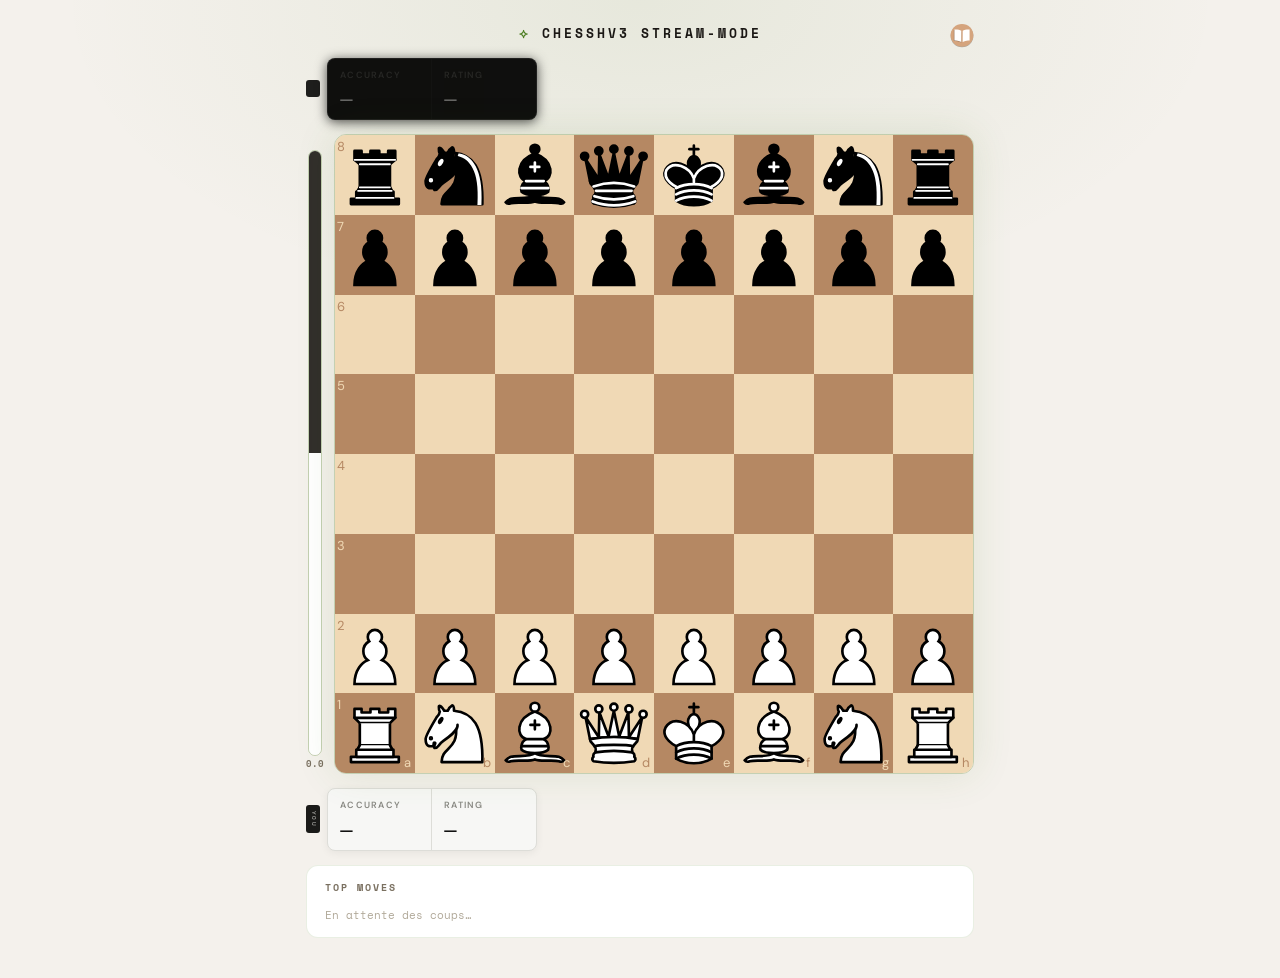
<file: overlay/index.html>
<!doctype html>
<html lang="en">
  <head>
    <meta charset="UTF-8" />

    <meta name="viewport" content="width=device-width, initial-scale=1.0" />
    <title>chessboard</title>
    <script type="module" crossorigin src="./index.js"></script>
    <link rel="stylesheet" crossorigin href="./index.css">
  </head>
  <body>
    <div id="root"></div>
  </body>
</html>
</file>
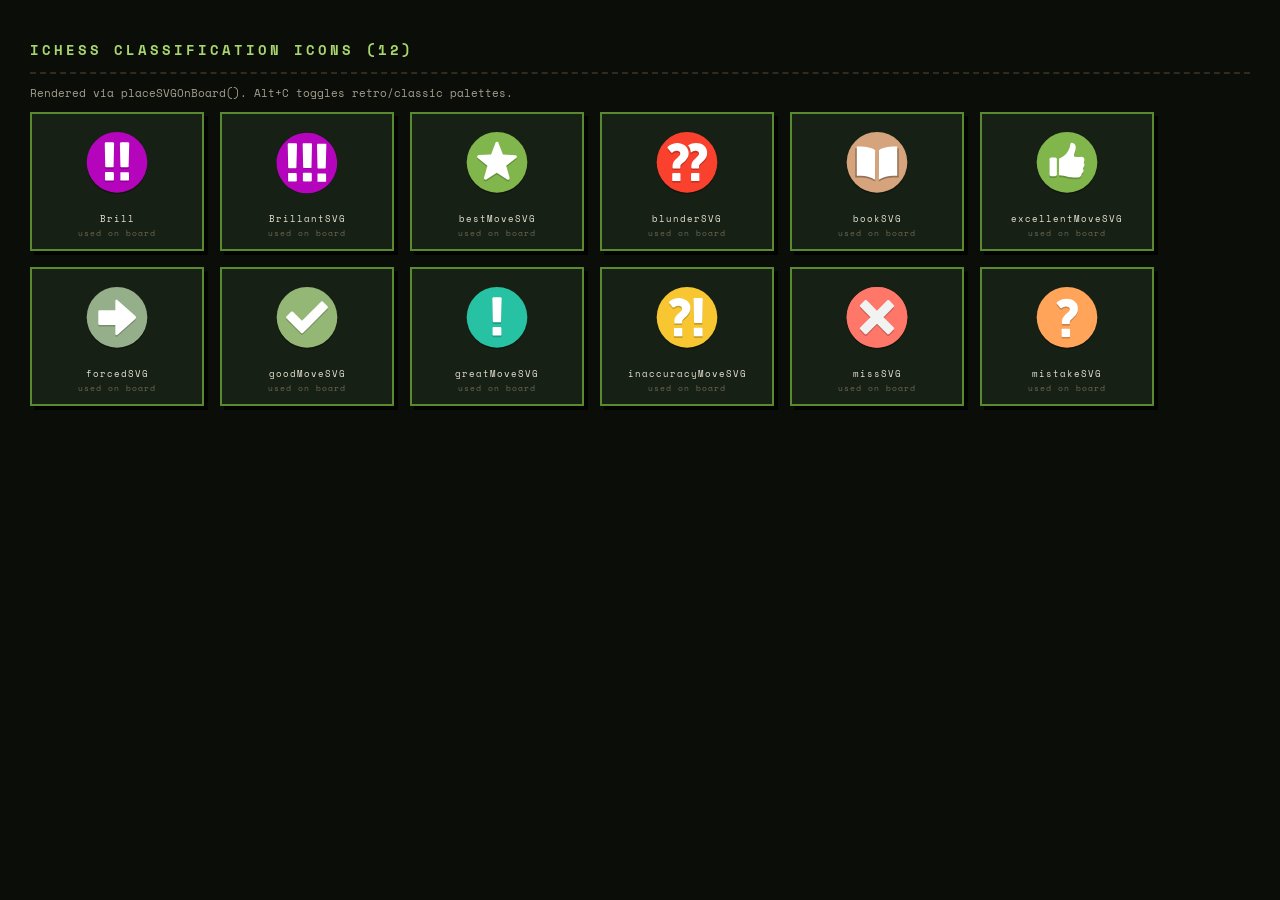
<file: scripts/svg-preview/index.html>
<!DOCTYPE html>
<html><head><meta charset="utf-8"><title>iChess - SVG Preview</title>
<link href="https://fonts.googleapis.com/css2?family=Space+Mono:wght@400;700&display=swap" rel="stylesheet">
<style>
  body { margin:0; padding:30px; background:#0B0D09; color:#E8E3D4;
         font-family:'Space Mono',monospace }
  h1 { font-size:14px; letter-spacing:3px; text-transform:uppercase; color:#A8D66D;
       border-bottom:2px dashed #302B1E; padding-bottom:12px }
  p { color:#A69F8D; font-size:11px }
  .grid { display:flex; flex-wrap:wrap; gap:16px }
  .card { width:150px; background:#172014; border:2px solid #5A8A30;
          box-shadow:4px 4px 0 rgba(0,0,0,.85); padding:18px 10px 10px; text-align:center }
  .art svg { width:64px; height:64px }
  .lbl { margin-top:10px; font-size:9px; letter-spacing:1px; word-break:break-all }
  .lbl span { display:block; color:#6E6754; font-size:8px; margin-top:2px }
</style></head><body>
<h1>iChess Classification Icons (12)</h1>
<p>Rendered via placeSVGOnBoard(). Alt+C toggles retro/classic palettes.</p>
<div class="grid"><div class="card"><div class="art"><svg xmlns="http://www.w3.org/2000/svg" class="hint-svg" width="24" height="24" viewBox="0 0 18 19">
      <g id="Brilliant">
    <path class="icon-shadow" opacity="0.3" d="M9,.5a9,9,0,1,0,9,9A9,9,0,0,0,9,.5Z"></path>
    <path class="icon-background" fill="#b404bc" d="M9,0a9,9,0,1,0,9,9A9,9,0,0,0,9,0Z"></path>
    <g class="icon-component-shadow" opacity="0.2">
      <path d="M12.57,14.6a.51.51,0,0,1,0,.13.44.44,0,0,1-.08.11l-.11.08-.13,0h-2l-.13,0L10,14.84A.41.41,0,0,1,10,14.6V12.7a.32.32,0,0,1,.09-.23.39.39,0,0,1,.1-.08l.13,0h2a.31.31,0,0,1,.24.1.39.39,0,0,1,.08.1.51.51,0,0,1,0,.13Zm-.12-3.93a.17.17,0,0,1,0,.12.41.41,0,0,1-.07.11.4.4,0,0,1-.23.08H10.35a.31.31,0,0,1-.34-.31L9.86,3.9A.36.36,0,0,1,10,3.66a.23.23,0,0,1,.11-.08.27.27,0,0,1,.13,0H12.3a.32.32,0,0,1,.25.1.36.36,0,0,1,.09.24Z"></path>
      <path d="M8.07,14.6a.51.51,0,0,1,0,.13.44.44,0,0,1-.08.11l-.11.08-.13,0h-2l-.13,0-.11-.08a.41.41,0,0,1-.08-.24V12.7a.27.27,0,0,1,0-.13.36.36,0,0,1,.07-.1.39.39,0,0,1,.1-.08l.13,0h2a.31.31,0,0,1,.24.1.39.39,0,0,1,.08.1.51.51,0,0,1,0,.13ZM8,10.67a.17.17,0,0,1,0,.12.41.41,0,0,1-.07.11.4.4,0,0,1-.23.08H5.85a.31.31,0,0,1-.34-.31L5.36,3.9a.36.36,0,0,1,.09-.24.23.23,0,0,1,.11-.08.27.27,0,0,1,.13,0H7.8a.35.35,0,0,1,.25.1.36.36,0,0,1,.09.24Z"></path>
    </g>
    <g>
      <path class="icon-component" fill="#fff" d="M12.57,14.1a.51.51,0,0,1,0,.13.44.44,0,0,1-.08.11l-.11.08-.13,0h-2l-.13,0L10,14.34A.41.41,0,0,1,10,14.1V12.2A.32.32,0,0,1,10,12a.39.39,0,0,1,.1-.08l.13,0h2a.31.31,0,0,1,.24.1.39.39,0,0,1,.08.1.51.51,0,0,1,0,.13Zm-.12-3.93a.17.17,0,0,1,0,.12.41.41,0,0,1-.07.11.4.4,0,0,1-.23.08H10.35a.31.31,0,0,1-.34-.31L9.86,3.4A.36.36,0,0,1,10,3.16a.23.23,0,0,1,.11-.08.27.27,0,0,1,.13,0H12.3a.32.32,0,0,1,.25.1.36.36,0,0,1,.09.24Z"></path>
      <path class="icon-component" fill="#fff" d="M8.07,14.1a.51.51,0,0,1,0,.13.44.44,0,0,1-.08.11l-.11.08-.13,0h-2l-.13,0-.11-.08a.41.41,0,0,1-.08-.24V12.2a.27.27,0,0,1,0-.13.36.36,0,0,1,.07-.1.39.39,0,0,1,.1-.08l.13,0h2A.31.31,0,0,1,8,12a.39.39,0,0,1,.08.1.51.51,0,0,1,0,.13ZM8,10.17a.17.17,0,0,1,0,.12.41.41,0,0,1-.07.11.4.4,0,0,1-.23.08H5.85a.31.31,0,0,1-.34-.31L5.36,3.4a.36.36,0,0,1,.09-.24.23.23,0,0,1,.11-.08.27.27,0,0,1,.13,0H7.8a.35.35,0,0,1,.25.1.36.36,0,0,1,.09.24Z"></path>
    </g>
  </g>
    </svg></div><div class="lbl">Brill<span>used on board</span></div></div><div class="card"><div class="art"><?xml version="1.0" encoding="utf-8"?>
<svg xmlns="http://www.w3.org/2000/svg" class="hint-svg" width="24" height="24" viewBox="0 0 18 19">
  <path class="icon-shadow" opacity="0.3" d="M 8.966 0.092 C 2.038 0.092 -2.292 7.734 1.172 13.848 C 4.636 19.961 13.296 19.961 16.76 13.848 C 17.55 12.453 17.966 10.872 17.966 9.262 C 17.966 4.198 13.937 0.092 8.966 0.092 Z" style=""/>
  <path class="icon-background" fill="#b404bc" d="M 8.966 0.204 C 2.038 0.204 -2.292 7.704 1.172 13.704 C 3.016 16.898 6.333 18.392 9.555 18.185 C 12.385 18.003 15.14 16.51 16.76 13.704 C 17.55 12.336 17.966 10.784 17.966 9.204 C 17.966 4.233 13.937 0.204 8.966 0.204 Z" style="transform-box: fill-box; transform-origin: 50% 48.867%;"/>
  <g class="icon-component-shadow" opacity="0.2" transform="matrix(1, 0, 0, 1, -2.175313, -0.135957)">
    <path d="M12.57,14.6a.51.51,0,0,1,0,.13.44.44,0,0,1-.08.11l-.11.08-.13,0h-2l-.13,0L10,14.84A.41.41,0,0,1,10,14.6V12.7a.32.32,0,0,1,.09-.23.39.39,0,0,1,.1-.08l.13,0h2a.31.31,0,0,1,.24.1.39.39,0,0,1,.08.1.51.51,0,0,1,0,.13Zm-.12-3.93a.17.17,0,0,1,0,.12.41.41,0,0,1-.07.11.4.4,0,0,1-.23.08H10.35a.31.31,0,0,1-.34-.31L9.86,3.9A.36.36,0,0,1,10,3.66a.23.23,0,0,1,.11-.08.27.27,0,0,1,.13,0H12.3a.32.32,0,0,1,.25.1.36.36,0,0,1,.09.24Z"/>
    <path d="M8.07,14.6a.51.51,0,0,1,0,.13.44.44,0,0,1-.08.11l-.11.08-.13,0h-2l-.13,0-.11-.08a.41.41,0,0,1-.08-.24V12.7a.27.27,0,0,1,0-.13.36.36,0,0,1,.07-.1.39.39,0,0,1,.1-.08l.13,0h2a.31.31,0,0,1,.24.1.39.39,0,0,1,.08.1.51.51,0,0,1,0,.13ZM8,10.67a.17.17,0,0,1,0,.12.41.41,0,0,1-.07.11.4.4,0,0,1-.23.08H5.85a.31.31,0,0,1-.34-.31L5.36,3.9a.36.36,0,0,1,.09-.24.23.23,0,0,1,.11-.08.27.27,0,0,1,.13,0H7.8a.35.35,0,0,1,.25.1.36.36,0,0,1,.09.24Z"/>
  </g>
  <path class="icon-component" fill="#fff" d="M 5.975 14.373 C 5.981 14.416 5.981 14.46 5.975 14.503 C 5.955 14.544 5.928 14.581 5.895 14.613 L 5.785 14.693 L 5.655 14.693 L 3.655 14.693 L 3.525 14.693 L 3.405 14.613 C 3.381 14.535 3.381 14.451 3.405 14.373 L 3.405 12.473 C 3.384 12.408 3.384 12.338 3.405 12.273 C 3.434 12.241 3.468 12.214 3.505 12.193 L 3.635 12.193 L 5.635 12.193 C 5.726 12.19 5.814 12.226 5.875 12.293 C 5.907 12.322 5.934 12.356 5.955 12.393 C 5.961 12.436 5.961 12.48 5.955 12.523 L 5.975 14.373 Z M 5.855 10.443 C 5.87 10.482 5.87 10.524 5.855 10.563 C 5.838 10.603 5.814 10.64 5.785 10.673 C 5.719 10.723 5.638 10.751 5.555 10.753 L 3.755 10.753 C 3.573 10.771 3.414 10.627 3.415 10.443 L 3.265 3.673 C 3.278 3.578 3.328 3.491 3.405 3.433 C 3.433 3.396 3.471 3.368 3.515 3.353 C 3.558 3.342 3.603 3.342 3.645 3.353 L 5.705 3.353 C 5.799 3.348 5.891 3.385 5.955 3.453 C 6.014 3.519 6.046 3.605 6.045 3.693 L 5.855 10.443 Z" style="stroke-width: 1; transform-box: fill-box; transform-origin: 233.785% -29.0706%;"/>
  <path class="icon-component" fill="#fff" d="M 10.416 14.339 C 10.421 14.382 10.421 14.426 10.416 14.469 C 10.395 14.51 10.368 14.547 10.336 14.579 L 10.226 14.659 L 10.096 14.659 L 8.096 14.659 L 7.966 14.659 L 7.856 14.579 C 7.804 14.509 7.776 14.425 7.776 14.339 L 7.776 12.439 C 7.765 12.396 7.765 12.352 7.776 12.309 C 7.793 12.272 7.817 12.238 7.846 12.209 C 7.874 12.177 7.908 12.15 7.946 12.129 L 8.076 12.129 L 10.076 12.129 C 10.178 12.118 10.28 12.16 10.346 12.239 C 10.378 12.268 10.405 12.302 10.426 12.339 C 10.431 12.382 10.431 12.426 10.426 12.469 L 10.416 14.339 Z M 10.346 10.409 C 10.36 10.448 10.36 10.49 10.346 10.529 C 10.328 10.569 10.305 10.606 10.276 10.639 C 10.209 10.689 10.129 10.717 10.046 10.719 L 8.196 10.719 C 8.013 10.737 7.855 10.593 7.856 10.409 L 7.706 3.639 C 7.705 3.551 7.737 3.465 7.796 3.399 C 7.823 3.362 7.862 3.334 7.906 3.319 C 7.948 3.308 7.993 3.308 8.036 3.319 L 10.146 3.319 C 10.239 3.318 10.329 3.354 10.396 3.419 C 10.454 3.485 10.486 3.571 10.486 3.659 L 10.346 10.409 Z" style="stroke-width: 1; transform-box: fill-box; transform-origin: 429.863% -28.771%;"/>
  <path class="icon-component" fill="#fff" d="M 14.677 14.475 C 14.682 14.518 14.682 14.562 14.677 14.605 C 14.656 14.646 14.629 14.683 14.597 14.715 L 14.487 14.795 L 14.357 14.795 L 12.357 14.795 L 12.227 14.795 L 12.107 14.715 C 12.083 14.637 12.083 14.553 12.107 14.475 L 12.107 12.575 C 12.085 12.51 12.085 12.44 12.107 12.375 C 12.136 12.343 12.169 12.316 12.207 12.295 L 12.337 12.295 L 14.337 12.295 C 14.428 12.292 14.515 12.328 14.577 12.395 C 14.609 12.424 14.636 12.457 14.657 12.495 C 14.662 12.538 14.662 12.582 14.657 12.625 L 14.677 14.475 Z M 14.557 10.545 C 14.571 10.584 14.571 10.626 14.557 10.665 C 14.54 10.705 14.516 10.742 14.487 10.775 C 14.42 10.825 14.34 10.853 14.257 10.855 L 12.457 10.855 C 12.274 10.873 12.116 10.729 12.117 10.545 L 11.967 3.775 C 11.98 3.679 12.03 3.593 12.107 3.535 C 12.135 3.498 12.173 3.47 12.217 3.455 C 12.26 3.444 12.304 3.444 12.347 3.455 L 14.407 3.455 C 14.501 3.45 14.592 3.486 14.657 3.555 C 14.715 3.621 14.747 3.707 14.747 3.795 L 14.557 10.545 Z" style="stroke-width: 1; transform-box: fill-box; transform-origin: 61.3767% -31.767%;"/>
</svg></div><div class="lbl">BrillantSVG<span>used on board</span></div></div><div class="card"><div class="art"><svg xmlns="http://www.w3.org/2000/svg" class="hint-svg" width="24" height="24" viewBox="0 0 18 19">
      <g id="best">
    <path class="icon-shadow" opacity="0.3" d="M9,.5a9,9,0,1,0,9,9A9,9,0,0,0,9,.5Z"></path>
    <path class="icon-background" fill="#81B64C" d="M9,0a9,9,0,1,0,9,9A9,9,0,0,0,9,0Z"></path>
    <path class="icon-component-shadow" opacity="0.2" d="M9,3.43a.5.5,0,0,0-.27.08.46.46,0,0,0-.17.22L7.24,7.17l-3.68.19a.52.52,0,0,0-.26.1.53.53,0,0,0-.16.23.45.45,0,0,0,0,.28.44.44,0,0,0,.15.23l2.86,2.32-1,3.56a.45.45,0,0,0,0,.28.46.46,0,0,0,.17.22.41.41,0,0,0,.26.09.43.43,0,0,0,.27-.08l3.09-2,3.09,2a.46.46,0,0,0,.53,0,.46.46,0,0,0,.17-.22.53.53,0,0,0,0-.28l-1-3.56L14.71,8.2A.44.44,0,0,0,14.86,8a.45.45,0,0,0,0-.28.53.53,0,0,0-.16-.23.52.52,0,0,0-.26-.1l-3.68-.2L9.44,3.73a.46.46,0,0,0-.17-.22A.5.5,0,0,0,9,3.43Z"></path>
    <path class="icon-component" fill="#fff" d="M9,2.93A.5.5,0,0,0,8.73,3a.46.46,0,0,0-.17.22L7.24,6.67l-3.68.19A.52.52,0,0,0,3.3,7a.53.53,0,0,0-.16.23.45.45,0,0,0,0,.28.44.44,0,0,0,.15.23L6.15,10l-1,3.56a.45.45,0,0,0,0,.28.46.46,0,0,0,.17.22.41.41,0,0,0,.26.09.43.43,0,0,0,.27-.08l3.09-2,3.09,2a.46.46,0,0,0,.53,0,.46.46,0,0,0,.17-.22.53.53,0,0,0,0-.28l-1-3.56L14.71,7.7a.44.44,0,0,0,.15-.23.45.45,0,0,0,0-.28A.53.53,0,0,0,14.7,7a.52.52,0,0,0-.26-.1l-3.68-.2L9.44,3.23A.46.46,0,0,0,9.27,3,.5.5,0,0,0,9,2.93Z"></path>
  </g>
    </svg></div><div class="lbl">bestMoveSVG<span>used on board</span></div></div><div class="card"><div class="art"><svg xmlns="http://www.w3.org/2000/svg" class="hint-svg" width="24" height="24" viewBox="0 0 18 19">
      <g id="blunder">
    <path class="icon-shadow" opacity="0.3" d="M9,.5a9,9,0,1,0,9,9A9,9,0,0,0,9,.5Z"></path>
    <path class="icon-background" fill="#FA412D" d="M9,0a9,9,0,1,0,9,9A9,9,0,0,0,9,0Z"></path>
    <g class="icon-component-shadow" opacity="0.2">
      <path d="M14.74,5.45A2.58,2.58,0,0,0,14,4.54,3.76,3.76,0,0,0,12.89,4a4.07,4.07,0,0,0-1.2-.19A3.92,3.92,0,0,0,10.51,4a5.87,5.87,0,0,0-.9.37,3,3,0,0,0-.32.2,3.46,3.46,0,0,1,.42.63,3.29,3.29,0,0,1,.36,1.47.31.31,0,0,0,.19-.06l.11-.08a2.9,2.9,0,0,1,.29-.19,3.89,3.89,0,0,1,.41-.17,1.55,1.55,0,0,1,.48-.07,1.1,1.1,0,0,1,.72.24.72.72,0,0,1,.23.26.8.8,0,0,1,.07.34,1,1,0,0,1-.25.67,7.71,7.71,0,0,1-.65.63,6.2,6.2,0,0,0-.48.43,2.93,2.93,0,0,0-.45.54,2.55,2.55,0,0,0-.33.66,2.62,2.62,0,0,0-.13.83V11a.24.24,0,0,0,0,.12.35.35,0,0,0,.17.17l.12,0h1.71l.12,0a.23.23,0,0,0,.1-.07.21.21,0,0,0,.06-.1.27.27,0,0,0,0-.12V10.8a1,1,0,0,1,.26-.7q.27-.28.66-.63A5.79,5.79,0,0,0,14.05,9a4.51,4.51,0,0,0,.48-.6,2.56,2.56,0,0,0,.36-.72,2.81,2.81,0,0,0,.14-1A2.66,2.66,0,0,0,14.74,5.45Z"></path>
      <path d="M12.38,12.65H10.5l-.12,0a.34.34,0,0,0-.18.29v1.82a.36.36,0,0,0,.08.23.23.23,0,0,0,.1.07l.12,0h1.88a.24.24,0,0,0,.12,0,.26.26,0,0,0,.11-.07.36.36,0,0,0,.07-.1.28.28,0,0,0,0-.13V13a.27.27,0,0,0,0-.12.61.61,0,0,0-.07-.1A.32.32,0,0,0,12.38,12.65Z"></path>
      <path d="M6.79,12.65H4.91l-.12,0a.34.34,0,0,0-.18.29v1.82a.36.36,0,0,0,.08.23.23.23,0,0,0,.1.07l.12,0H6.79a.24.24,0,0,0,.12,0A.26.26,0,0,0,7,15a.36.36,0,0,0,.07-.1.28.28,0,0,0,0-.13V13a.27.27,0,0,0,0-.12.61.61,0,0,0-.07-.1A.32.32,0,0,0,6.79,12.65Z"></path>
      <path d="M8.39,4.54A3.76,3.76,0,0,0,7.3,4a4.07,4.07,0,0,0-1.2-.19A3.92,3.92,0,0,0,4.92,4a5.87,5.87,0,0,0-.9.37,3.37,3.37,0,0,0-.55.38l-.21.19a.32.32,0,0,0,0,.41l1,1.2a.26.26,0,0,0,.2.12.48.48,0,0,0,.24-.06l.11-.08a2.9,2.9,0,0,1,.29-.19l.4-.17A1.66,1.66,0,0,1,6,6.06a1.1,1.1,0,0,1,.72.24.72.72,0,0,1,.23.26A.77.77,0,0,1,7,6.9a1,1,0,0,1-.26.67,7.6,7.6,0,0,1-.64.63,6.28,6.28,0,0,0-.49.43,2.93,2.93,0,0,0-.45.54,2.72,2.72,0,0,0-.33.66,2.62,2.62,0,0,0-.13.83V11a.43.43,0,0,0,0,.12.39.39,0,0,0,.08.1.18.18,0,0,0,.1.07.21.21,0,0,0,.12,0H6.72l.12,0a.23.23,0,0,0,.1-.07.36.36,0,0,0,.07-.1A.5.5,0,0,0,7,11V10.8a1,1,0,0,1,.27-.7A8,8,0,0,1,8,9.47c.18-.15.35-.31.52-.48A7,7,0,0,0,9,8.39a3.23,3.23,0,0,0,.36-.72,3.07,3.07,0,0,0,.13-1,2.66,2.66,0,0,0-.29-1.27A2.58,2.58,0,0,0,8.39,4.54Z"></path>
    </g>
    <g>
      <path class="icon-component" fill="#fff" d="M14.74,5A2.58,2.58,0,0,0,14,4a3.76,3.76,0,0,0-1.09-.56,4.07,4.07,0,0,0-1.2-.19,3.92,3.92,0,0,0-1.18.17,5.87,5.87,0,0,0-.9.37,3,3,0,0,0-.32.2,3.46,3.46,0,0,1,.42.63,3.29,3.29,0,0,1,.36,1.47.31.31,0,0,0,.19-.06L10.37,6a2.9,2.9,0,0,1,.29-.19,3.89,3.89,0,0,1,.41-.17,1.55,1.55,0,0,1,.48-.07,1.1,1.1,0,0,1,.72.24.72.72,0,0,1,.23.26.8.8,0,0,1,.07.34,1,1,0,0,1-.25.67,7.71,7.71,0,0,1-.65.63,6.2,6.2,0,0,0-.48.43,2.93,2.93,0,0,0-.45.54,2.55,2.55,0,0,0-.33.66,2.62,2.62,0,0,0-.13.83v.35a.24.24,0,0,0,0,.12.35.35,0,0,0,.17.17l.12,0h1.71l.12,0a.23.23,0,0,0,.1-.07.21.21,0,0,0,.06-.1.27.27,0,0,0,0-.12V10.3a1,1,0,0,1,.26-.7q.27-.28.66-.63a5.79,5.79,0,0,0,.51-.48,4.51,4.51,0,0,0,.48-.6,2.56,2.56,0,0,0,.36-.72,2.81,2.81,0,0,0,.14-1A2.66,2.66,0,0,0,14.74,5Z"></path>
      <path class="icon-component" fill="#fff" d="M12.38,12.15H10.5l-.12,0a.34.34,0,0,0-.18.29v1.82a.36.36,0,0,0,.08.23.23.23,0,0,0,.1.07l.12,0h1.88a.24.24,0,0,0,.12,0,.26.26,0,0,0,.11-.07.36.36,0,0,0,.07-.1.28.28,0,0,0,0-.13V12.46a.27.27,0,0,0,0-.12.61.61,0,0,0-.07-.1A.32.32,0,0,0,12.38,12.15Z"></path>
      <path class="icon-component" fill="#fff" d="M6.79,12.15H4.91l-.12,0a.34.34,0,0,0-.18.29v1.82a.36.36,0,0,0,.08.23.23.23,0,0,0,.1.07l.12,0H6.79a.24.24,0,0,0,.12,0A.26.26,0,0,0,7,14.51a.36.36,0,0,0,.07-.1.28.28,0,0,0,0-.13V12.46a.27.27,0,0,0,0-.12.61.61,0,0,0-.07-.1A.32.32,0,0,0,6.79,12.15Z"></path>
      <path class="icon-component" fill="#fff" d="M8.39,4A3.76,3.76,0,0,0,7.3,3.48a4.07,4.07,0,0,0-1.2-.19,3.92,3.92,0,0,0-1.18.17,5.87,5.87,0,0,0-.9.37,3.37,3.37,0,0,0-.55.38l-.21.19a.32.32,0,0,0,0,.41l1,1.2a.26.26,0,0,0,.2.12.48.48,0,0,0,.24-.06L4.78,6a2.9,2.9,0,0,1,.29-.19l.4-.17A1.66,1.66,0,0,1,6,5.56a1.1,1.1,0,0,1,.72.24.72.72,0,0,1,.23.26A.77.77,0,0,1,7,6.4a1,1,0,0,1-.26.67,7.6,7.6,0,0,1-.64.63,6.28,6.28,0,0,0-.49.43,2.93,2.93,0,0,0-.45.54,2.72,2.72,0,0,0-.33.66,2.62,2.62,0,0,0-.13.83v.35a.43.43,0,0,0,0,.12.39.39,0,0,0,.08.1.18.18,0,0,0,.1.07.21.21,0,0,0,.12,0H6.72l.12,0a.23.23,0,0,0,.1-.07.36.36,0,0,0,.07-.1.5.5,0,0,0,0-.12V10.3a1,1,0,0,1,.27-.7A8,8,0,0,1,8,9c.18-.15.35-.31.52-.48A7,7,0,0,0,9,7.89a3.23,3.23,0,0,0,.36-.72,3.07,3.07,0,0,0,.13-1A2.66,2.66,0,0,0,9.15,5,2.58,2.58,0,0,0,8.39,4Z"></path>
    </g>
  </g>
    </svg></div><div class="lbl">blunderSVG<span>used on board</span></div></div><div class="card"><div class="art"><svg xmlns="http://www.w3.org/2000/svg" class="hint-svg" width="24" height="24" viewBox="0 0 18 19">
      <g id="book">
    <path class="icon-shadow" opacity="0.3" d="M9,.5a9,9,0,1,0,9,9A9,9,0,0,0,9,.5Z"></path>
    <path class="icon-background" fill="#D5A47D" d="M9,0a9,9,0,1,0,9,9A9,9,0,0,0,9,0Z"></path>
    <g>
      <path class="icon-component-shadow" opacity="0.3" isolation="isolate" d="M8.45,5.9c-1-.75-2.51-1.09-4.83-1.09H2.54v8.71H3.62a8.16,8.16,0,0,1,4.83,1.17Z"></path>
      <path class="icon-component-shadow" opacity="0.3" isolation="isolate" d="M9.54,14.69a8.14,8.14,0,0,1,4.84-1.17h1.08V4.81H14.38c-2.31,0-3.81.34-4.84,1.09Z"></path>
      <path class="icon-component" fill="#fff" d="M8.45,5.4c-1-.75-2.51-1.09-4.83-1.09H3V13h.58a8.09,8.09,0,0,1,4.83,1.17Z"></path>
      <path class="icon-component" fill="#fff" d="M9.54,14.19A8.14,8.14,0,0,1,14.38,13H15V4.31h-.58c-2.31,0-3.81.34-4.84,1.09Z"></path>
    </g>
  </g>
    </svg></div><div class="lbl">bookSVG<span>used on board</span></div></div><div class="card"><div class="art"><svg xmlns="http://www.w3.org/2000/svg" class="hint-svg" width="24" height="24" viewBox="0 0 18 19">
      <g id="excellent">
    <g>
      <path class="icon-shadow" opacity="0.3" d="M9,.5a9,9,0,1,0,9,9A9,9,0,0,0,9,.5Z"></path>
      <path class="icon-background" fill="#81B64C" d="M9,0a9,9,0,1,0,9,9A9,9,0,0,0,9,0Z"></path>
    </g>
    <g class="icon-component-shadow" opacity="0.2">
      <path d="M13.79,11.34c0-.2.4-.53.4-.94S14,9.72,14,9.58a2.06,2.06,0,0,0,.18-.83,1,1,0,0,0-.3-.69,1.13,1.13,0,0,0-.55-.2,10.29,10.29,0,0,1-2.07,0c-.37-.23,0-1.18.18-1.7S11.9,4,10.62,3.7c-.69-.17-.66.37-.78.9-.05.21-.09.43-.13.57A5,5,0,0,1,7.05,8.23a1.57,1.57,0,0,1-.42.18v4.94A7.23,7.23,0,0,1,8,13.53c.52.12.91.25,1.44.33A11.11,11.11,0,0,0,11,14a6.65,6.65,0,0,0,1.18,0,1.09,1.09,0,0,0,1-.59.66.66,0,0,0,.06-.2,1.63,1.63,0,0,1,.07-.3c.13-.28.37-.3.5-.68S13.74,11.53,13.79,11.34Z"></path>
      <path d="M5.49,8.09H4.31a.5.5,0,0,0-.5.5v4.56a.5.5,0,0,0,.5.5H5.49a.5.5,0,0,0,.5-.5V8.59A.5.5,0,0,0,5.49,8.09Z"></path>
    </g>
    <g>
      <path class="icon-component" fill="#fff" d="M13.79,10.84c0-.2.4-.53.4-.94S14,9.22,14,9.08a2.06,2.06,0,0,0,.18-.83,1,1,0,0,0-.3-.69,1.13,1.13,0,0,0-.55-.2,10.29,10.29,0,0,1-2.07,0c-.37-.23,0-1.18.18-1.7s.51-2.12-.77-2.43c-.69-.17-.66.37-.78.9-.05.21-.09.43-.13.57A5,5,0,0,1,7.05,7.73a1.57,1.57,0,0,1-.42.18v4.94A7.23,7.23,0,0,1,8,13c.52.12.91.25,1.44.33a11.11,11.11,0,0,0,1.62.16,6.65,6.65,0,0,0,1.18,0,1.09,1.09,0,0,0,1-.59.66.66,0,0,0,.06-.2,1.63,1.63,0,0,1,.07-.3c.13-.28.37-.3.5-.68S13.74,11,13.79,10.84Z"></path>
      <path class="icon-component" fill="#fff" d="M5.49,7.59H4.31a.5.5,0,0,0-.5.5v4.56a.5.5,0,0,0,.5.5H5.49a.5.5,0,0,0,.5-.5V8.09A.5.5,0,0,0,5.49,7.59Z"></path>
    </g>
  </g>
    </svg></div><div class="lbl">excellentMoveSVG<span>used on board</span></div></div><div class="card"><div class="art"><svg xmlns="http://www.w3.org/2000/svg" class="hint-svg" width="24" height="24" viewBox="0 0 18 19">
      <g id="forced">
    <g id="fast_win">
      <g>
        <path class="icon-shadow" opacity="0.3" d="M9,.5a9,9,0,1,0,9,9A9,9,0,0,0,9,.5Z"></path>
        <path class="icon-background" fill="#96af8b" d="M9,0a9,9,0,1,0,9,9A9,9,0,0,0,9,0Z"></path>
      </g>
    </g>
    <g class="icon-component-shadow" opacity="0.2">
      <path d="M14.39,9.07,9,4.31a.31.31,0,0,0-.3,0,.32.32,0,0,0-.13.1.29.29,0,0,0,0,.16V7.42H3.9a.58.58,0,0,0-.19,0,.5.5,0,0,0-.17.11.91.91,0,0,0-.11.16.63.63,0,0,0,0,.19v3.41a.58.58,0,0,0,0,.19.64.64,0,0,0,.11.16.39.39,0,0,0,.17.11.41.41,0,0,0,.19,0H8.5v2.74a.26.26,0,0,0,.16.26.3.3,0,0,0,.16,0A.34.34,0,0,0,9,14.79L14.39,10a.69.69,0,0,0,.16-.22.7.7,0,0,0,0-.52A.69.69,0,0,0,14.39,9.07Z"></path>
    </g>
    <path class="icon-component" fill="#fff" d="M14.39,8.57,9,3.81a.31.31,0,0,0-.3,0,.32.32,0,0,0-.13.1A.29.29,0,0,0,8.5,4V6.92H3.9a.58.58,0,0,0-.19,0,.5.5,0,0,0-.17.11.91.91,0,0,0-.11.16.63.63,0,0,0,0,.19v3.41a.58.58,0,0,0,0,.19.64.64,0,0,0,.11.16.39.39,0,0,0,.17.11.41.41,0,0,0,.19,0H8.5v2.74a.26.26,0,0,0,.16.26.3.3,0,0,0,.16,0A.34.34,0,0,0,9,14.29l5.42-4.76a.69.69,0,0,0,.16-.22.7.7,0,0,0,0-.52A.69.69,0,0,0,14.39,8.57Z"></path>
  </g>
    </svg></div><div class="lbl">forcedSVG<span>used on board</span></div></div><div class="card"><div class="art"><svg xmlns="http://www.w3.org/2000/svg" class="hint-svg" width="24" height="24" viewBox="0 0 18 19">
      <g id="good">
    <g>
      <path class="icon-shadow" opacity="0.3" d="M9,.5a9,9,0,1,0,9,9A9,9,0,0,0,9,.5Z"></path>
      <path class="icon-background" fill="#95b776" d="M9,0a9,9,0,1,0,9,9A9,9,0,0,0,9,0Z"></path>
    </g>
    <g>
      <path class="icon-component-shadow" opacity="0.2" d="M15.11,6.81,9.45,12.47,7.79,14.13a.39.39,0,0,1-.28.11.39.39,0,0,1-.27-.11L2.89,9.78a.39.39,0,0,1-.11-.28.39.39,0,0,1,.11-.27L4.28,7.85a.34.34,0,0,1,.12-.09l.15,0a.37.37,0,0,1,.15,0,.38.38,0,0,1,.13.09l2.69,2.68,5.65-5.65a.38.38,0,0,1,.13-.09.37.37,0,0,1,.15,0,.4.4,0,0,1,.15,0,.34.34,0,0,1,.12.09l1.39,1.38a.41.41,0,0,1,.08.13.33.33,0,0,1,0,.15.4.4,0,0,1,0,.15A.5.5,0,0,1,15.11,6.81Z"></path>
      <path class="icon-component" fill="#fff" d="M15.11,6.31,9.45,12,7.79,13.63a.39.39,0,0,1-.28.11.39.39,0,0,1-.27-.11L2.89,9.28A.39.39,0,0,1,2.78,9a.39.39,0,0,1,.11-.27L4.28,7.35a.34.34,0,0,1,.12-.09l.15,0a.37.37,0,0,1,.15,0,.38.38,0,0,1,.13.09L7.52,10l5.65-5.65a.38.38,0,0,1,.13-.09.37.37,0,0,1,.15,0,.4.4,0,0,1,.15,0,.34.34,0,0,1,.12.09l1.39,1.38a.41.41,0,0,1,.08.13.33.33,0,0,1,0,.15.4.4,0,0,1,0,.15A.5.5,0,0,1,15.11,6.31Z"></path>
    </g>
  </g>
    </svg></div><div class="lbl">goodMoveSVG<span>used on board</span></div></div><div class="card"><div class="art"><svg xmlns="http://www.w3.org/2000/svg" class="hint-svg" width="24" height="24" viewBox="0 0 18 19">
      <g id="great_find">
    <path class="icon-shadow" opacity="0.3" d="M9,.5a9,9,0,1,0,9,9A9,9,0,0,0,9,.5Z"></path>
    <path class="icon-background" fill="#26C2A3" d="M9,0a9,9,0,1,0,9,9A9,9,0,0,0,9,0Z"></path>
    <g>
      <g class="icon-component-shadow" opacity="0.2">
        <path d="M10.32,14.6a.27.27,0,0,1,0,.13.44.44,0,0,1-.08.11l-.11.08-.13,0H8l-.13,0-.11-.08a.41.41,0,0,1-.08-.24V12.7a.27.27,0,0,1,0-.13.36.36,0,0,1,.07-.1.39.39,0,0,1,.1-.08l.13,0h2a.31.31,0,0,1,.24.1.39.39,0,0,1,.08.1.51.51,0,0,1,0,.13Zm-.12-3.93a.17.17,0,0,1,0,.12.41.41,0,0,1-.07.11.4.4,0,0,1-.23.08H8.1a.31.31,0,0,1-.34-.31L7.61,3.9a.36.36,0,0,1,.09-.24.23.23,0,0,1,.11-.08.27.27,0,0,1,.13,0h2.11a.32.32,0,0,1,.25.1.36.36,0,0,1,.09.24Z"></path>
      </g>
      <path class="icon-component" fill="#fff" d="M10.32,14.1a.27.27,0,0,1,0,.13.44.44,0,0,1-.08.11l-.11.08-.13,0H8l-.13,0-.11-.08a.41.41,0,0,1-.08-.24V12.2a.27.27,0,0,1,0-.13.36.36,0,0,1,.07-.1.39.39,0,0,1,.1-.08l.13,0h2a.31.31,0,0,1,.24.1.39.39,0,0,1,.08.1.51.51,0,0,1,0,.13Zm-.12-3.93a.17.17,0,0,1,0,.12.41.41,0,0,1-.07.11.4.4,0,0,1-.23.08H8.1a.31.31,0,0,1-.34-.31L7.61,3.4a.36.36,0,0,1,.09-.24.23.23,0,0,1,.11-.08.27.27,0,0,1,.13,0h2.11a.32.32,0,0,1,.25.1.36.36,0,0,1,.09.24Z"></path>
    </g>
  </g>
    </svg></div><div class="lbl">greatMoveSVG<span>used on board</span></div></div><div class="card"><div class="art"><svg xmlns="http://www.w3.org/2000/svg" class="hint-svg" width="24" height="24" viewBox="0 0 18 19">
      <g id="inaccuracy">
    <path class="icon-shadow" opacity="0.3" d="M9,.5a9,9,0,1,0,9,9A9,9,0,0,0,9,.5Z"></path>
    <path class="icon-background" fill="#F7C631" d="M9,0a9,9,0,1,0,9,9A9,9,0,0,0,9,0Z"></path>
    <g class="icon-component-shadow" opacity="0.2">
      <path d="M13.66,14.8a.28.28,0,0,1,0,.13.23.23,0,0,1-.08.11.28.28,0,0,1-.11.08l-.12,0h-2l-.13,0a.27.27,0,0,1-.1-.08A.36.36,0,0,1,11,14.8V12.9a.59.59,0,0,1,0-.13.36.36,0,0,1,.07-.1l.1-.08.13,0h2a.33.33,0,0,1,.23.1.39.39,0,0,1,.08.1.28.28,0,0,1,0,.13Zm-.12-3.93a.31.31,0,0,1,0,.13.3.3,0,0,1-.07.1.3.3,0,0,1-.23.08H11.43a.31.31,0,0,1-.34-.31L10.94,4.1A.5.5,0,0,1,11,3.86l.11-.08.13,0h2.11a.35.35,0,0,1,.26.1.41.41,0,0,1,.08.24Z"></path>
      <path d="M7.65,14.82a.27.27,0,0,1,0,.12.26.26,0,0,1-.07.11l-.1.07-.13,0H5.43a.25.25,0,0,1-.12,0,.27.27,0,0,1-.1-.08.31.31,0,0,1-.09-.22V13a.36.36,0,0,1,.09-.23l.1-.07.12,0H7.32a.32.32,0,0,1,.23.09.3.3,0,0,1,.07.1.28.28,0,0,1,0,.13Zm2.2-7.17a3.1,3.1,0,0,1-.36.73A5.58,5.58,0,0,1,9,9a4.85,4.85,0,0,1-.52.49,8,8,0,0,0-.65.63,1,1,0,0,0-.27.7V11a.21.21,0,0,1,0,.12.17.17,0,0,1-.06.1.23.23,0,0,1-.1.07l-.12,0H5.53a.21.21,0,0,1-.12,0,.18.18,0,0,1-.1-.07.2.2,0,0,1-.08-.1.37.37,0,0,1,0-.12v-.35a2.68,2.68,0,0,1,.13-.84,2.91,2.91,0,0,1,.33-.66,3.38,3.38,0,0,1,.45-.55c.16-.15.33-.29.49-.42a7.84,7.84,0,0,0,.65-.64,1,1,0,0,0,.25-.67.77.77,0,0,0-.07-.34.67.67,0,0,0-.23-.27A1.16,1.16,0,0,0,6.49,6,1.61,1.61,0,0,0,6,6.11a3,3,0,0,0-.41.18,1.75,1.75,0,0,0-.29.18l-.11.09A.5.5,0,0,1,5,6.62a.31.31,0,0,1-.21-.13l-1-1.21a.3.3,0,0,1,0-.4A1.36,1.36,0,0,1,4,4.68a3.07,3.07,0,0,1,.56-.38,5.49,5.49,0,0,1,.9-.37,3.69,3.69,0,0,1,1.19-.17,3.92,3.92,0,0,1,2.3.75,2.85,2.85,0,0,1,.77.92A2.82,2.82,0,0,1,10,6.71,3,3,0,0,1,9.85,7.65Z"></path>
    </g>
    <g>
      <path class="icon-component" fill="#fff" d="M13.66,14.3a.28.28,0,0,1,0,.13.23.23,0,0,1-.08.11.28.28,0,0,1-.11.08l-.12,0h-2l-.13,0a.27.27,0,0,1-.1-.08A.36.36,0,0,1,11,14.3V12.4a.59.59,0,0,1,0-.13.36.36,0,0,1,.07-.1l.1-.08.13,0h2a.33.33,0,0,1,.23.1.39.39,0,0,1,.08.1.28.28,0,0,1,0,.13Zm-.12-3.93a.31.31,0,0,1,0,.13.3.3,0,0,1-.07.1.3.3,0,0,1-.23.08H11.43a.31.31,0,0,1-.34-.31L10.94,3.6A.5.5,0,0,1,11,3.36l.11-.08.13,0h2.11a.35.35,0,0,1,.26.1.41.41,0,0,1,.08.24Z"></path>
      <path class="icon-component" fill="#fff" d="M7.65,14.32a.27.27,0,0,1,0,.12.26.26,0,0,1-.07.11l-.1.07-.13,0H5.43a.25.25,0,0,1-.12,0,.27.27,0,0,1-.1-.08.31.31,0,0,1-.09-.22V12.49a.36.36,0,0,1,.09-.23l.1-.07.12,0H7.32a.32.32,0,0,1,.23.09.3.3,0,0,1,.07.1.28.28,0,0,1,0,.13Zm2.2-7.17a3.1,3.1,0,0,1-.36.73,5.58,5.58,0,0,1-.49.6A4.85,4.85,0,0,1,8.48,9a8,8,0,0,0-.65.63,1,1,0,0,0-.27.7v.22a.21.21,0,0,1,0,.12.17.17,0,0,1-.06.1.23.23,0,0,1-.1.07l-.12,0H5.53a.21.21,0,0,1-.12,0,.18.18,0,0,1-.1-.07.2.2,0,0,1-.08-.1.37.37,0,0,1,0-.12v-.35a2.68,2.68,0,0,1,.13-.84,2.91,2.91,0,0,1,.33-.66,3.38,3.38,0,0,1,.45-.55c.16-.15.33-.29.49-.42a7.84,7.84,0,0,0,.65-.64,1,1,0,0,0,.25-.67.77.77,0,0,0-.07-.34.67.67,0,0,0-.23-.27,1.16,1.16,0,0,0-.72-.24A1.61,1.61,0,0,0,6,5.61a3,3,0,0,0-.41.18A1.75,1.75,0,0,0,5.3,6l-.11.09A.5.5,0,0,1,5,6.12.31.31,0,0,1,4.74,6l-1-1.21a.3.3,0,0,1,0-.4A1.36,1.36,0,0,1,4,4.18a3.07,3.07,0,0,1,.56-.38,5.49,5.49,0,0,1,.9-.37,3.69,3.69,0,0,1,1.19-.17A3.92,3.92,0,0,1,8.93,4a2.85,2.85,0,0,1,.77.92A2.82,2.82,0,0,1,10,6.21,3,3,0,0,1,9.85,7.15Z"></path>
    </g>
  </g>
    </svg></div><div class="lbl">inaccuracyMoveSVG<span>used on board</span></div></div><div class="card"><div class="art"><svg xmlns="http://www.w3.org/2000/svg" class="hint-svg" width="24" height="24" viewBox="0 0 18 19">
  <path class="icon-background" fill="#FF7769" d="M9,0a9,9,0,1,0,9,9A9,9,0,0,0,9,0Z"></path>
      <defs><style>.cls-1{fill:#f1f2f2;}.cls-2{fill:#FF7769;}.cls-3{opacity:.2;}.cls-4{opacity:.3;}</style></defs><g id="incorrect"><path class="cls-4" d="M9,.5C4.03,.5,0,4.53,0,9.5s4.03,9,9,9,9-4.03,9-9S13.97,.5,9,.5Z"></path><path class="cls-2" d="M9,0C4.03,0,0,4.03,0,9s4.03,9,9,9,9-4.03,9-9S13.97,0,9,0Z"></path><g class="cls-3"><path d="M13.99,12.51s.06,.08,.08,.13c.02,.05,.03,.1,.03,.15s-.01,.1-.03,.15c-.02,.05-.05,.09-.08,.13l-1.37,1.37s-.08,.06-.13,.08c-.05,.02-.1,.03-.15,.03s-.1-.01-.15-.03c-.05-.02-.09-.05-.13-.08l-3.06-3.06-3.06,3.06s-.08,.06-.13,.08c-.05,.02-.1,.03-.15,.03s-.1-.01-.15-.03c-.05-.02-.09-.05-.13-.08l-1.37-1.37c-.07-.07-.11-.17-.11-.28s.04-.2,.11-.28l3.06-3.06-3.06-3.06c-.07-.07-.11-.17-.11-.28s.04-.2,.11-.28l1.37-1.37c.07-.07,.17-.11,.28-.11s.2,.04,.28,.11l3.06,3.06,3.06-3.06c.07-.07,.17-.11,.28-.11s.2,.04,.28,.11l1.37,1.37s.06,.08,.08,.13c.02,.05,.03,.1,.03,.15s-.01,.1-.03,.15c-.02,.05-.05,.09-.08,.13l-3.06,3.06,3.06,3.06Z"></path></g><path class="cls-1" d="M13.99,12.01s.06,.08,.08,.13c.02,.05,.03,.1,.03,.15s-.01,.1-.03,.15c-.02,.05-.05,.09-.08,.13l-1.37,1.37s-.08,.06-.13,.08c-.05,.02-.1,.03-.15,.03s-.1-.01-.15-.03c-.05-.02-.09-.05-.13-.08l-3.06-3.06-3.06,3.06s-.08,.06-.13,.08c-.05,.02-.1,.03-.15,.03s-.1-.01-.15-.03c-.05-.02-.09-.05-.13-.08l-1.37-1.37c-.07-.07-.11-.17-.11-.28s.04-.2,.11-.28l3.06-3.06-3.06-3.06c-.07-.07-.11-.17-.11-.28s.04-.2,.11-.28l1.37-1.37c.07-.07,.17-.11,.28-.11s.2,.04,.28,.11l3.06,3.06,3.06-3.06c.07-.07,.17-.11,.28-.11s.2,.04,.28,.11l1.37,1.37s.06,.08,.08,.13c.02,.05,.03,.1,.03,.15s-.01,.1-.03,.15c-.02,.05-.05,.09-.08,.13l-3.06,3.06,3.06,3.06Z"></path></g>
    </svg></div><div class="lbl">missSVG<span>used on board</span></div></div><div class="card"><div class="art"><svg xmlns="http://www.w3.org/2000/svg" class="hint-svg" width="24" height="24" viewBox="0 0 18 19">
      <g id="mistake">
    <g>
      <path class="icon-shadow" opacity="0.3" d="M9,.5a9,9,0,1,0,9,9A9,9,0,0,0,9,.5Z"></path>
      <path class="icon-background" fill="#FFA459" d="M9,0a9,9,0,1,0,9,9A9,9,0,0,0,9,0Z"></path>
    </g>
    <g>
      <g class="icon-component-shadow" opacity="0.2">
        <path d="M9.92,15a.27.27,0,0,1,0,.12.41.41,0,0,1-.07.11.32.32,0,0,1-.23.09H7.7a.25.25,0,0,1-.12,0,.27.27,0,0,1-.1-.08A.31.31,0,0,1,7.39,15V13.19A.32.32,0,0,1,7.48,13l.1-.07.12,0H9.59a.32.32,0,0,1,.23.09.61.61,0,0,1,.07.1.28.28,0,0,1,0,.13Zm2.2-7.17a3.1,3.1,0,0,1-.36.73,5.58,5.58,0,0,1-.49.6,6,6,0,0,1-.52.49,8,8,0,0,0-.65.63,1,1,0,0,0-.27.7v.22a.24.24,0,0,1,0,.12.17.17,0,0,1-.06.1.3.3,0,0,1-.1.07l-.12,0H7.79l-.12,0a.3.3,0,0,1-.1-.07.26.26,0,0,1-.07-.1.37.37,0,0,1,0-.12v-.35A2.42,2.42,0,0,1,7.61,10a2.55,2.55,0,0,1,.33-.66,3.38,3.38,0,0,1,.45-.55c.16-.15.33-.29.49-.42a7.73,7.73,0,0,0,.64-.64,1,1,0,0,0,.26-.67.77.77,0,0,0-.07-.34.75.75,0,0,0-.23-.27,1.16,1.16,0,0,0-.72-.24,1.61,1.61,0,0,0-.49.07,3,3,0,0,0-.41.18,1.41,1.41,0,0,0-.29.18l-.11.09a.5.5,0,0,1-.24.06A.31.31,0,0,1,7,6.69L6,5.48a.29.29,0,0,1,0-.4,1.36,1.36,0,0,1,.21-.2,3.07,3.07,0,0,1,.56-.38,5.38,5.38,0,0,1,.89-.37A3.75,3.75,0,0,1,8.9,4a4.07,4.07,0,0,1,1.2.19,4,4,0,0,1,1.09.56,2.76,2.76,0,0,1,.78.92,2.82,2.82,0,0,1,.28,1.28A3,3,0,0,1,12.12,7.85Z"></path>
      </g>
      <path class="icon-component" fill="#fff" d="M9.92,14.52a.27.27,0,0,1,0,.12.41.41,0,0,1-.07.11.32.32,0,0,1-.23.09H7.7a.25.25,0,0,1-.12,0,.27.27,0,0,1-.1-.08.31.31,0,0,1-.09-.22V12.69a.32.32,0,0,1,.09-.23l.1-.07.12,0H9.59a.32.32,0,0,1,.23.09.61.61,0,0,1,.07.1.28.28,0,0,1,0,.13Zm2.2-7.17a3.1,3.1,0,0,1-.36.73,5.58,5.58,0,0,1-.49.6,6,6,0,0,1-.52.49,8,8,0,0,0-.65.63,1,1,0,0,0-.27.7v.22a.24.24,0,0,1,0,.12.17.17,0,0,1-.06.1.3.3,0,0,1-.1.07l-.12,0H7.79l-.12,0a.3.3,0,0,1-.1-.07.26.26,0,0,1-.07-.1.37.37,0,0,1,0-.12v-.35a2.42,2.42,0,0,1,.13-.84,2.55,2.55,0,0,1,.33-.66,3.38,3.38,0,0,1,.45-.55c.16-.15.33-.29.49-.42a7.73,7.73,0,0,0,.64-.64,1,1,0,0,0,.26-.67.77.77,0,0,0-.07-.34A.75.75,0,0,0,9.48,6a1.16,1.16,0,0,0-.72-.24,1.61,1.61,0,0,0-.49.07A3,3,0,0,0,7.86,6a1.41,1.41,0,0,0-.29.18l-.11.09a.5.5,0,0,1-.24.06A.31.31,0,0,1,7,6.19L6,5a.29.29,0,0,1,0-.4,1.36,1.36,0,0,1,.21-.2A3.07,3.07,0,0,1,6.81,4a5.38,5.38,0,0,1,.89-.37,3.75,3.75,0,0,1,1.2-.17,4.07,4.07,0,0,1,1.2.19,4,4,0,0,1,1.09.56,2.76,2.76,0,0,1,.78.92,2.82,2.82,0,0,1,.28,1.28A3,3,0,0,1,12.12,7.35Z"></path>
    </g>
  </g>
    </svg></div><div class="lbl">mistakeSVG<span>used on board</span></div></div></div>
</body></html>
</file>
<file: overlay/index.css>
/*! tailwindcss v4.2.2 | MIT License | https://tailwindcss.com */
@layer properties{@supports (((-webkit-hyphens:none)) and (not (margin-trim:inline))) or ((-moz-orient:inline) and (not (color:rgb(from red r g b)))){*,:before,:after,::backdrop{--tw-rotate-x:initial;--tw-rotate-y:initial;--tw-rotate-z:initial;--tw-skew-x:initial;--tw-skew-y:initial;--tw-border-style:solid;--tw-blur:initial;--tw-brightness:initial;--tw-contrast:initial;--tw-grayscale:initial;--tw-hue-rotate:initial;--tw-invert:initial;--tw-opacity:initial;--tw-saturate:initial;--tw-sepia:initial;--tw-drop-shadow:initial;--tw-drop-shadow-color:initial;--tw-drop-shadow-alpha:100%;--tw-drop-shadow-size:initial}}}@layer theme{:root,:host{--font-sans:ui-sans-serif, system-ui, sans-serif, "Apple Color Emoji", "Segoe UI Emoji", "Segoe UI Symbol", "Noto Color Emoji";--font-mono:ui-monospace, SFMono-Regular, Menlo, Monaco, Consolas, "Liberation Mono", "Courier New", monospace;--default-transition-duration:.15s;--default-transition-timing-function:cubic-bezier(.4, 0, .2, 1);--default-font-family:var(--font-sans);--default-mono-font-family:var(--font-mono)}}@layer base{*,:after,:before,::backdrop{box-sizing:border-box;border:0 solid;margin:0;padding:0}::file-selector-button{box-sizing:border-box;border:0 solid;margin:0;padding:0}html,:host{-webkit-text-size-adjust:100%;tab-size:4;line-height:1.5;font-family:var(--default-font-family,ui-sans-serif, system-ui, sans-serif, "Apple Color Emoji", "Segoe UI Emoji", "Segoe UI Symbol", "Noto Color Emoji");font-feature-settings:var(--default-font-feature-settings,normal);font-variation-settings:var(--default-font-variation-settings,normal);-webkit-tap-highlight-color:transparent}hr{height:0;color:inherit;border-top-width:1px}abbr:where([title]){-webkit-text-decoration:underline dotted;text-decoration:underline dotted}h1,h2,h3,h4,h5,h6{font-size:inherit;font-weight:inherit}a{color:inherit;-webkit-text-decoration:inherit;-webkit-text-decoration:inherit;-webkit-text-decoration:inherit;-webkit-text-decoration:inherit;text-decoration:inherit}b,strong{font-weight:bolder}code,kbd,samp,pre{font-family:var(--default-mono-font-family,ui-monospace, SFMono-Regular, Menlo, Monaco, Consolas, "Liberation Mono", "Courier New", monospace);font-feature-settings:var(--default-mono-font-feature-settings,normal);font-variation-settings:var(--default-mono-font-variation-settings,normal);font-size:1em}small{font-size:80%}sub,sup{vertical-align:baseline;font-size:75%;line-height:0;position:relative}sub{bottom:-.25em}sup{top:-.5em}table{text-indent:0;border-color:inherit;border-collapse:collapse}:-moz-focusring{outline:auto}progress{vertical-align:baseline}summary{display:list-item}ol,ul,menu{list-style:none}img,svg,video,canvas,audio,iframe,embed,object{vertical-align:middle;display:block}img,video{max-width:100%;height:auto}button,input,select,optgroup,textarea{font:inherit;font-feature-settings:inherit;font-variation-settings:inherit;letter-spacing:inherit;color:inherit;opacity:1;background-color:#0000;border-radius:0}::file-selector-button{font:inherit;font-feature-settings:inherit;font-variation-settings:inherit;letter-spacing:inherit;color:inherit;opacity:1;background-color:#0000;border-radius:0}:where(select:is([multiple],[size])) optgroup{font-weight:bolder}:where(select:is([multiple],[size])) optgroup option{padding-inline-start:20px}::file-selector-button{margin-inline-end:4px}::placeholder{opacity:1}@supports (not ((-webkit-appearance:-apple-pay-button))) or (contain-intrinsic-size:1px){::placeholder{color:currentColor}@supports (color:color-mix(in lab, red, red)){::placeholder{color:color-mix(in oklab, currentcolor 50%, transparent)}}}textarea{resize:vertical}::-webkit-search-decoration{-webkit-appearance:none}::-webkit-date-and-time-value{min-height:1lh;text-align:inherit}::-webkit-datetime-edit{display:inline-flex}::-webkit-datetime-edit-fields-wrapper{padding:0}::-webkit-datetime-edit{padding-block:0}::-webkit-datetime-edit-year-field{padding-block:0}::-webkit-datetime-edit-month-field{padding-block:0}::-webkit-datetime-edit-day-field{padding-block:0}::-webkit-datetime-edit-hour-field{padding-block:0}::-webkit-datetime-edit-minute-field{padding-block:0}::-webkit-datetime-edit-second-field{padding-block:0}::-webkit-datetime-edit-millisecond-field{padding-block:0}::-webkit-datetime-edit-meridiem-field{padding-block:0}::-webkit-calendar-picker-indicator{line-height:1}:-moz-ui-invalid{box-shadow:none}button,input:where([type=button],[type=reset],[type=submit]){appearance:button}::file-selector-button{appearance:button}::-webkit-inner-spin-button{height:auto}::-webkit-outer-spin-button{height:auto}[hidden]:where(:not([hidden=until-found])){display:none!important}}@layer components;@layer utilities{.absolute{position:absolute}.relative{position:relative}.isolate{isolation:isolate}.flex{display:flex}.grid{display:grid}.hidden{display:none}.transform{transform:var(--tw-rotate-x,) var(--tw-rotate-y,) var(--tw-rotate-z,) var(--tw-skew-x,) var(--tw-skew-y,)}.border{border-style:var(--tw-border-style);border-width:1px}.uppercase{text-transform:uppercase}.filter{filter:var(--tw-blur,) var(--tw-brightness,) var(--tw-contrast,) var(--tw-grayscale,) var(--tw-hue-rotate,) var(--tw-invert,) var(--tw-saturate,) var(--tw-sepia,) var(--tw-drop-shadow,)}.transition{transition-property:color,background-color,border-color,outline-color,text-decoration-color,fill,stroke,--tw-gradient-from,--tw-gradient-via,--tw-gradient-to,opacity,box-shadow,transform,translate,scale,rotate,filter,-webkit-backdrop-filter,backdrop-filter,display,content-visibility,overlay,pointer-events;transition-timing-function:var(--tw-ease,var(--default-transition-timing-function));transition-duration:var(--tw-duration,var(--default-transition-duration))}}@property --tw-rotate-x{syntax:"*";inherits:false}@property --tw-rotate-y{syntax:"*";inherits:false}@property --tw-rotate-z{syntax:"*";inherits:false}@property --tw-skew-x{syntax:"*";inherits:false}@property --tw-skew-y{syntax:"*";inherits:false}@property --tw-border-style{syntax:"*";inherits:false;initial-value:solid}@property --tw-blur{syntax:"*";inherits:false}@property --tw-brightness{syntax:"*";inherits:false}@property --tw-contrast{syntax:"*";inherits:false}@property --tw-grayscale{syntax:"*";inherits:false}@property --tw-hue-rotate{syntax:"*";inherits:false}@property --tw-invert{syntax:"*";inherits:false}@property --tw-opacity{syntax:"*";inherits:false}@property --tw-saturate{syntax:"*";inherits:false}@property --tw-sepia{syntax:"*";inherits:false}@property --tw-drop-shadow{syntax:"*";inherits:false}@property --tw-drop-shadow-color{syntax:"*";inherits:false}@property --tw-drop-shadow-alpha{syntax:"<percentage>";inherits:false;initial-value:100%}@property --tw-drop-shadow-size{syntax:"*";inherits:false}
</file>
